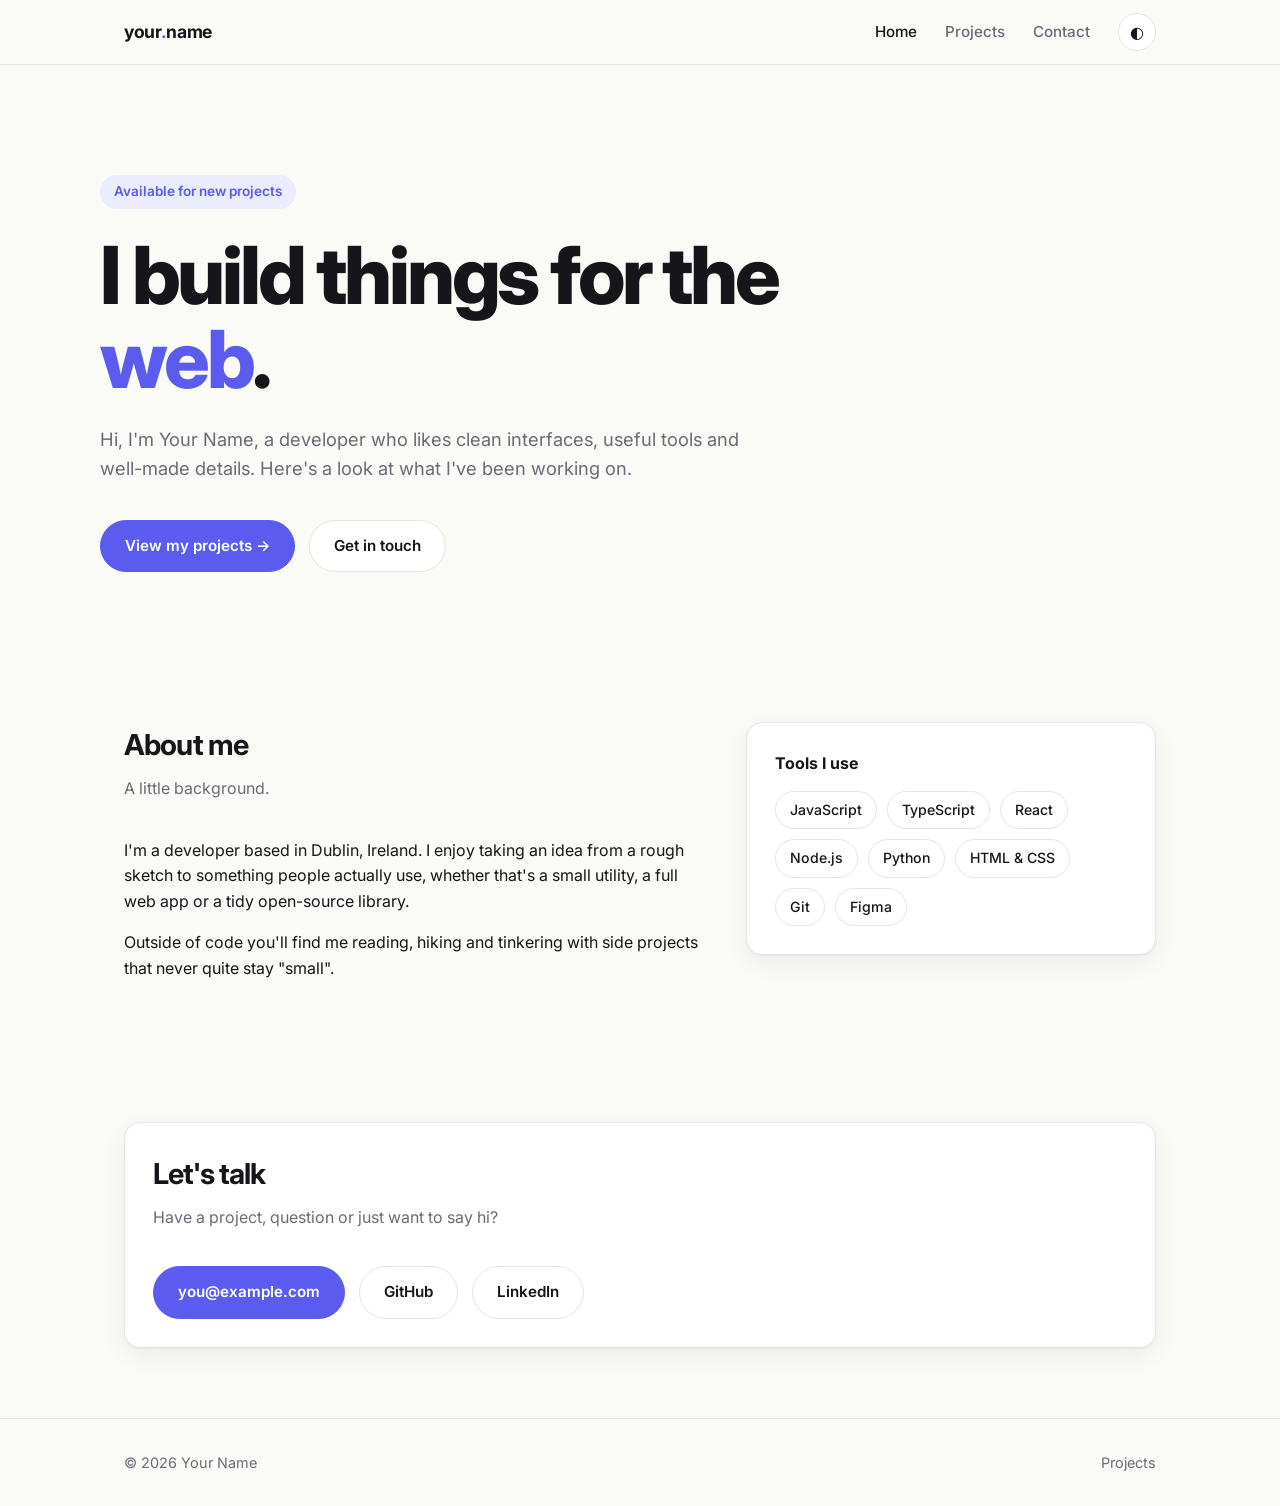
<file: index.html>
<!DOCTYPE html>
<html lang="en">
<head>
  <meta charset="UTF-8">
  <meta name="viewport" content="width=device-width, initial-scale=1">
  <title>Your Name — Developer & Designer</title>
  <meta name="description" content="Portfolio of Your Name: software projects, experiments and writing.">
  <link rel="preconnect" href="https://fonts.googleapis.com">
  <link rel="preconnect" href="https://fonts.gstatic.com" crossorigin>
  <link href="https://fonts.googleapis.com/css2?family=Inter:wght@400;500;600;700;800&display=swap" rel="stylesheet">
  <link rel="stylesheet" href="style.css">
  <script>
    try {
      var t = localStorage.getItem("theme");
      if (!t && window.matchMedia("(prefers-color-scheme: dark)").matches) t = "dark";
      if (t) document.documentElement.setAttribute("data-theme", t);
    } catch (e) {}
  </script>
</head>
<body>

<header class="nav">
  <div class="wrap">
    <a class="logo" href="index.html">your<span>.</span>name</a>
    <nav class="nav-links">
      <a class="active" href="index.html">Home</a>
      <a href="projects.html">Projects</a>
      <a href="#contact">Contact</a>
      <button class="theme-btn" id="theme-toggle" aria-label="Toggle dark mode">◐</button>
    </nav>
  </div>
</header>

<main>
  <div class="wrap hero">
    <span class="eyebrow">Available for new projects</span>
    <h1>I build things for the <em>web</em>.</h1>
    <p>Hi, I'm Your Name, a developer who likes clean interfaces, useful tools and well-made details. Here's a look at what I've been working on.</p>
    <div class="cta">
      <a class="btn primary" href="projects.html">View my projects →</a>
      <a class="btn" href="#contact">Get in touch</a>
    </div>
  </div>

  <section id="about">
    <div class="wrap about-grid">
      <div>
        <h2 class="section-title">About me</h2>
        <p class="section-sub">A little background.</p>
        <p>I'm a developer based in Dublin, Ireland. I enjoy taking an idea from a rough sketch to something people actually use, whether that's a small utility, a full web app or a tidy open-source library.</p>
        <p>Outside of code you'll find me reading, hiking and tinkering with side projects that never quite stay "small".</p>
      </div>
      <div class="card-box">
        <h3>Tools I use</h3>
        <div class="skills">
          <span class="chip">JavaScript</span>
          <span class="chip">TypeScript</span>
          <span class="chip">React</span>
          <span class="chip">Node.js</span>
          <span class="chip">Python</span>
          <span class="chip">HTML &amp; CSS</span>
          <span class="chip">Git</span>
          <span class="chip">Figma</span>
        </div>
      </div>
    </div>
  </section>

  <section id="contact">
    <div class="wrap">
      <div class="card-box">
        <h2 class="section-title">Let's talk</h2>
        <p class="section-sub">Have a project, question or just want to say hi?</p>
        <div class="cta" style="margin-top:0">
          <a class="btn primary" href="mailto:you@example.com">you@example.com</a>
          <a class="btn" href="https://github.com/your-username" target="_blank" rel="noopener">GitHub</a>
          <a class="btn" href="https://www.linkedin.com/in/your-username" target="_blank" rel="noopener">LinkedIn</a>
        </div>
      </div>
    </div>
  </section>
</main>

<footer>
  <div class="wrap">
    <span>© <span id="year"></span> Your Name</span>
    <a href="projects.html">Projects</a>
  </div>
</footer>

<script src="main.js"></script>
</body>
</html>
</file>
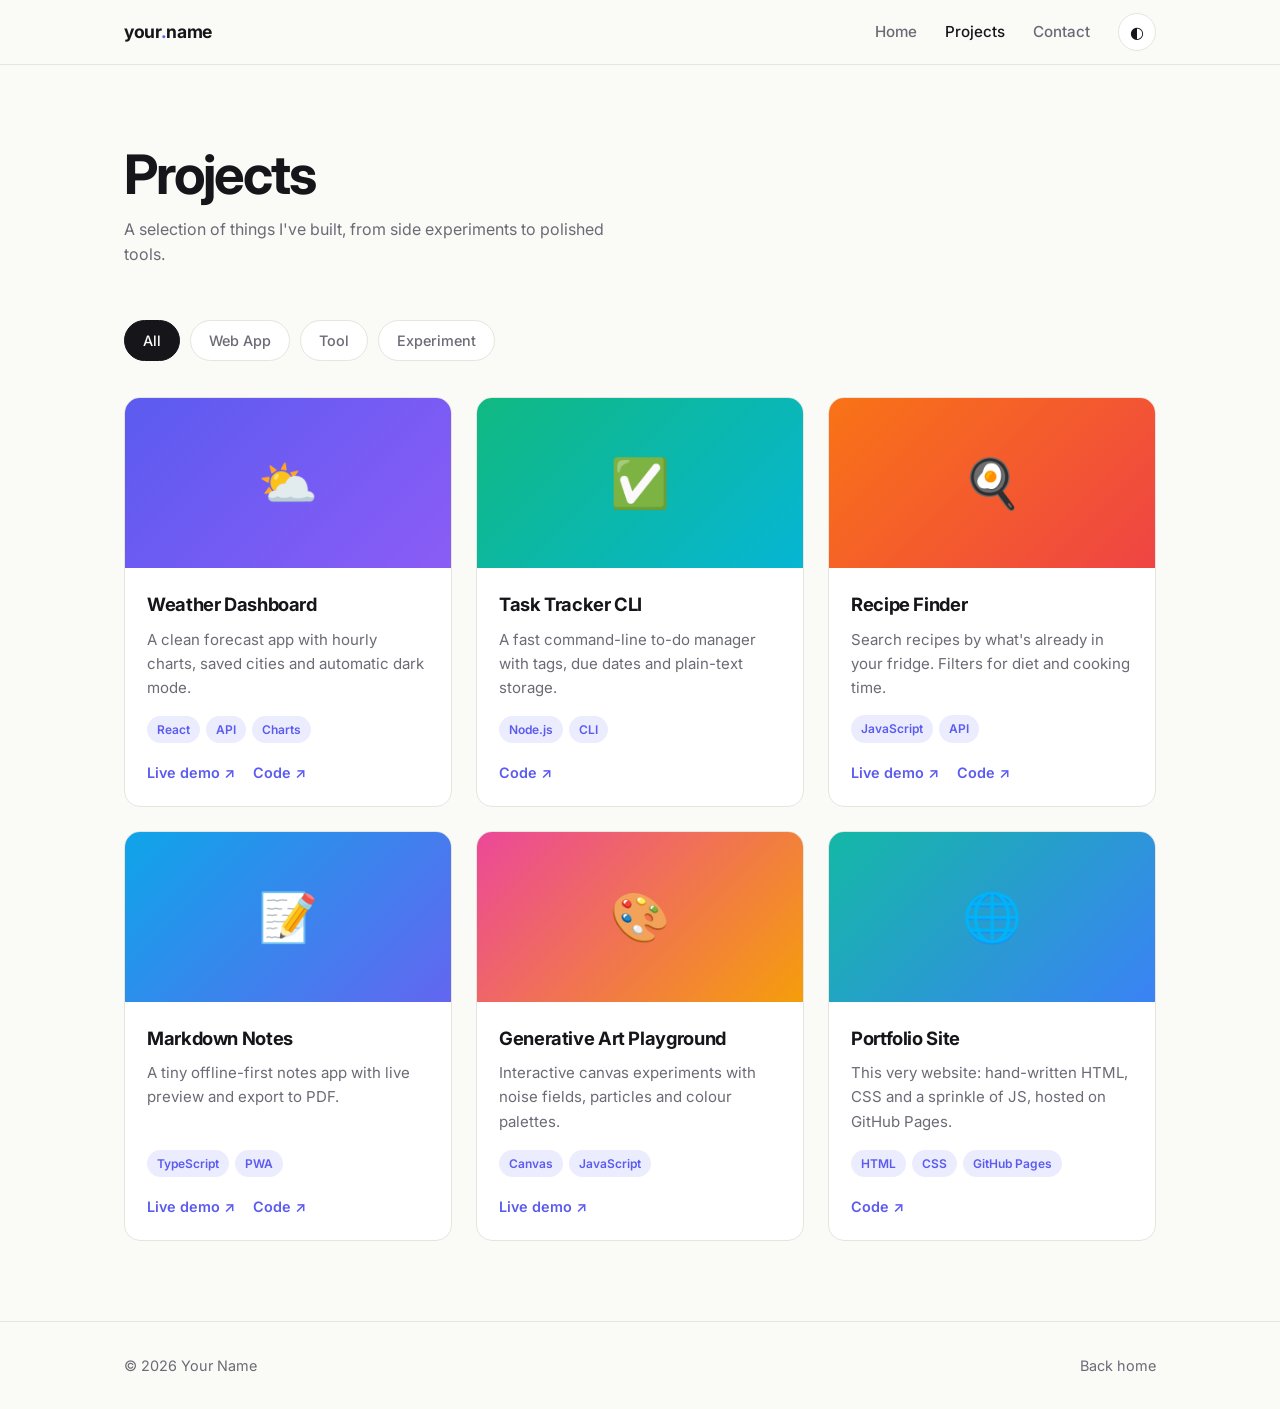
<file: projects.html>
<!DOCTYPE html>
<html lang="en">
<head>
  <meta charset="UTF-8">
  <meta name="viewport" content="width=device-width, initial-scale=1">
  <title>Projects — Your Name</title>
  <meta name="description" content="A selection of projects by Your Name.">
  <link rel="preconnect" href="https://fonts.googleapis.com">
  <link rel="preconnect" href="https://fonts.gstatic.com" crossorigin>
  <link href="https://fonts.googleapis.com/css2?family=Inter:wght@400;500;600;700;800&display=swap" rel="stylesheet">
  <link rel="stylesheet" href="style.css">
  <script>
    try {
      var t = localStorage.getItem("theme");
      if (!t && window.matchMedia("(prefers-color-scheme: dark)").matches) t = "dark";
      if (t) document.documentElement.setAttribute("data-theme", t);
    } catch (e) {}
  </script>
</head>
<body>

<header class="nav">
  <div class="wrap">
    <a class="logo" href="index.html">your<span>.</span>name</a>
    <nav class="nav-links">
      <a href="index.html">Home</a>
      <a class="active" href="projects.html">Projects</a>
      <a href="index.html#contact">Contact</a>
      <button class="theme-btn" id="theme-toggle" aria-label="Toggle dark mode">◐</button>
    </nav>
  </div>
</header>

<main class="wrap">
  <div class="page-head">
    <h1>Projects</h1>
    <p>A selection of things I've built, from side experiments to polished tools.</p>
  </div>

  <div class="filters" id="filters" role="group" aria-label="Filter projects"></div>
  <div class="grid" id="grid"></div>
</main>

<footer>
  <div class="wrap">
    <span>© <span id="year"></span> Your Name</span>
    <a href="index.html">Back home</a>
  </div>
</footer>

<script src="main.js"></script>
<script>
  /* ===== EDIT YOUR PROJECTS HERE =====
     category: used for the filter buttons
     emoji / colors: used for the card thumbnail (swap for an `image` later if you like)
  */
  const projects = [
    {
      title: "Weather Dashboard",
      description: "A clean forecast app with hourly charts, saved cities and automatic dark mode.",
      category: "Web App",
      tags: ["React", "API", "Charts"],
      emoji: "⛅",
      colors: ["#5b5bf0", "#8b5cf6"],
      demo: "https://example.com",
      code: "https://github.com/your-username/weather-dashboard"
    },
    {
      title: "Task Tracker CLI",
      description: "A fast command-line to-do manager with tags, due dates and plain-text storage.",
      category: "Tool",
      tags: ["Node.js", "CLI"],
      emoji: "✅",
      colors: ["#10b981", "#06b6d4"],
      code: "https://github.com/your-username/task-tracker"
    },
    {
      title: "Recipe Finder",
      description: "Search recipes by what's already in your fridge. Filters for diet and cooking time.",
      category: "Web App",
      tags: ["JavaScript", "API"],
      emoji: "🍳",
      colors: ["#f97316", "#ef4444"],
      demo: "https://example.com",
      code: "https://github.com/your-username/recipe-finder"
    },
    {
      title: "Markdown Notes",
      description: "A tiny offline-first notes app with live preview and export to PDF.",
      category: "Tool",
      tags: ["TypeScript", "PWA"],
      emoji: "📝",
      colors: ["#0ea5e9", "#6366f1"],
      demo: "https://example.com",
      code: "https://github.com/your-username/markdown-notes"
    },
    {
      title: "Generative Art Playground",
      description: "Interactive canvas experiments with noise fields, particles and colour palettes.",
      category: "Experiment",
      tags: ["Canvas", "JavaScript"],
      emoji: "🎨",
      colors: ["#ec4899", "#f59e0b"],
      demo: "https://example.com"
    },
    {
      title: "Portfolio Site",
      description: "This very website: hand-written HTML, CSS and a sprinkle of JS, hosted on GitHub Pages.",
      category: "Web App",
      tags: ["HTML", "CSS", "GitHub Pages"],
      emoji: "🌐",
      colors: ["#14b8a6", "#3b82f6"],
      code: "https://github.com/your-username/your-username.github.io"
    }
  ];

  renderProjects(projects);
</script>
</body>
</html>
</file>
<file: style.css>
:root {
  --bg: #fafaf7;
  --surface: #ffffff;
  --text: #16161a;
  --muted: #6b6b76;
  --border: #e6e4dc;
  --accent: #5b5bf0;
  --accent-soft: #ececff;
  --radius: 16px;
  --shadow: 0 1px 2px rgba(0,0,0,.04), 0 8px 24px rgba(20,20,40,.06);
}

:root[data-theme="dark"] {
  --bg: #0f0f13;
  --surface: #17171d;
  --text: #f2f2f5;
  --muted: #9a9aa8;
  --border: #272730;
  --accent: #8b8bff;
  --accent-soft: #232344;
  --shadow: 0 1px 2px rgba(0,0,0,.3), 0 8px 24px rgba(0,0,0,.35);
}

* { box-sizing: border-box; margin: 0; padding: 0; }

html { scroll-behavior: smooth; }

body {
  font-family: "Inter", system-ui, -apple-system, "Segoe UI", sans-serif;
  background: var(--bg);
  color: var(--text);
  line-height: 1.6;
  -webkit-font-smoothing: antialiased;
  transition: background .25s, color .25s;
}

a { color: inherit; text-decoration: none; }

.wrap { max-width: 1080px; margin: 0 auto; padding: 0 24px; }

/* ---------- Nav ---------- */
.nav {
  position: sticky; top: 0; z-index: 10;
  backdrop-filter: blur(12px);
  background: color-mix(in srgb, var(--bg) 80%, transparent);
  border-bottom: 1px solid var(--border);
}
.nav .wrap { display: flex; align-items: center; justify-content: space-between; height: 64px; }
.logo { font-weight: 700; letter-spacing: -.02em; font-size: 1.1rem; }
.logo span { color: var(--accent); }
.nav-links { display: flex; align-items: center; gap: 28px; }
.nav-links a { color: var(--muted); font-size: .95rem; font-weight: 500; transition: color .2s; }
.nav-links a:hover, .nav-links a.active { color: var(--text); }
.theme-btn {
  background: var(--surface); border: 1px solid var(--border); color: var(--text);
  width: 38px; height: 38px; border-radius: 50%; cursor: pointer; font-size: 1rem;
  transition: transform .2s;
}
.theme-btn:hover { transform: rotate(20deg); }

/* ---------- Hero ---------- */
.hero { padding: 110px 0 80px; }
.eyebrow {
  display: inline-block; padding: 6px 14px; border-radius: 999px;
  background: var(--accent-soft); color: var(--accent);
  font-size: .85rem; font-weight: 600; margin-bottom: 24px;
}
.hero h1 {
  font-size: clamp(2.6rem, 7vw, 5rem);
  line-height: 1.05; letter-spacing: -.04em; font-weight: 800;
  max-width: 14ch;
}
.hero h1 em { font-style: normal; color: var(--accent); }
.hero p { margin-top: 24px; max-width: 54ch; font-size: 1.15rem; color: var(--muted); }
.cta { display: flex; gap: 14px; margin-top: 36px; flex-wrap: wrap; }
.btn {
  display: inline-flex; align-items: center; gap: 8px;
  padding: 13px 24px; border-radius: 999px; font-weight: 600; font-size: .95rem;
  border: 1px solid var(--border); background: var(--surface);
  transition: transform .2s, box-shadow .2s;
}
.btn:hover { transform: translateY(-2px); box-shadow: var(--shadow); }
.btn.primary { background: var(--accent); border-color: var(--accent); color: #fff; }

/* ---------- Sections ---------- */
section { padding: 70px 0; }
.section-title { font-size: 1.8rem; letter-spacing: -.03em; margin-bottom: 8px; }
.section-sub { color: var(--muted); margin-bottom: 36px; }

.about-grid { display: grid; grid-template-columns: 1.4fr 1fr; gap: 48px; align-items: start; }
.about-grid p + p { margin-top: 16px; }
.skills { display: flex; flex-wrap: wrap; gap: 10px; }
.chip {
  padding: 7px 14px; border-radius: 999px; font-size: .88rem; font-weight: 500;
  background: var(--surface); border: 1px solid var(--border);
}

.card-box {
  background: var(--surface); border: 1px solid var(--border);
  border-radius: var(--radius); padding: 28px; box-shadow: var(--shadow);
}
.card-box h3 { margin-bottom: 14px; font-size: 1rem; }

/* ---------- Projects ---------- */
.page-head { padding: 80px 0 20px; }
.page-head h1 { font-size: clamp(2.2rem, 5vw, 3.4rem); letter-spacing: -.04em; line-height: 1.1; }
.page-head p { color: var(--muted); margin-top: 12px; max-width: 52ch; }

.filters { display: flex; gap: 10px; flex-wrap: wrap; margin: 32px 0 36px; }
.filter {
  padding: 8px 18px; border-radius: 999px; cursor: pointer;
  background: var(--surface); border: 1px solid var(--border); color: var(--muted);
  font: inherit; font-size: .9rem; font-weight: 500; transition: all .2s;
}
.filter:hover { color: var(--text); }
.filter.active { background: var(--text); border-color: var(--text); color: var(--bg); }

.grid { display: grid; grid-template-columns: repeat(auto-fill, minmax(310px, 1fr)); gap: 24px; padding-bottom: 80px; }
.project {
  background: var(--surface); border: 1px solid var(--border);
  border-radius: var(--radius); overflow: hidden;
  display: flex; flex-direction: column;
  transition: transform .25s, box-shadow .25s;
  animation: rise .5s both;
}
.project:hover { transform: translateY(-6px); box-shadow: var(--shadow); }
.thumb {
  height: 170px; display: grid; place-items: center;
  font-size: 3rem; color: #fff;
}
.project-body { padding: 22px; display: flex; flex-direction: column; flex: 1; }
.project h3 { font-size: 1.15rem; letter-spacing: -.02em; }
.project p { color: var(--muted); font-size: .94rem; margin: 8px 0 16px; flex: 1; }
.tags { display: flex; flex-wrap: wrap; gap: 6px; margin-bottom: 18px; }
.tag { font-size: .75rem; padding: 4px 10px; border-radius: 999px; background: var(--accent-soft); color: var(--accent); font-weight: 600; }
.links { display: flex; gap: 18px; font-size: .9rem; font-weight: 600; }
.links a { color: var(--accent); }
.links a:hover { text-decoration: underline; }
.empty { color: var(--muted); padding: 40px 0; }

@keyframes rise { from { opacity: 0; transform: translateY(14px); } to { opacity: 1; transform: none; } }

/* ---------- Footer ---------- */
footer { border-top: 1px solid var(--border); padding: 32px 0; color: var(--muted); font-size: .9rem; }
footer .wrap { display: flex; justify-content: space-between; flex-wrap: wrap; gap: 12px; }
footer a:hover { color: var(--text); }

@media (max-width: 760px) {
  .about-grid { grid-template-columns: 1fr; gap: 32px; }
  .nav-links { gap: 16px; }
  .hero { padding: 70px 0 50px; }
}

@media (prefers-reduced-motion: reduce) {
  * { animation: none !important; transition: none !important; }
}
</file>
